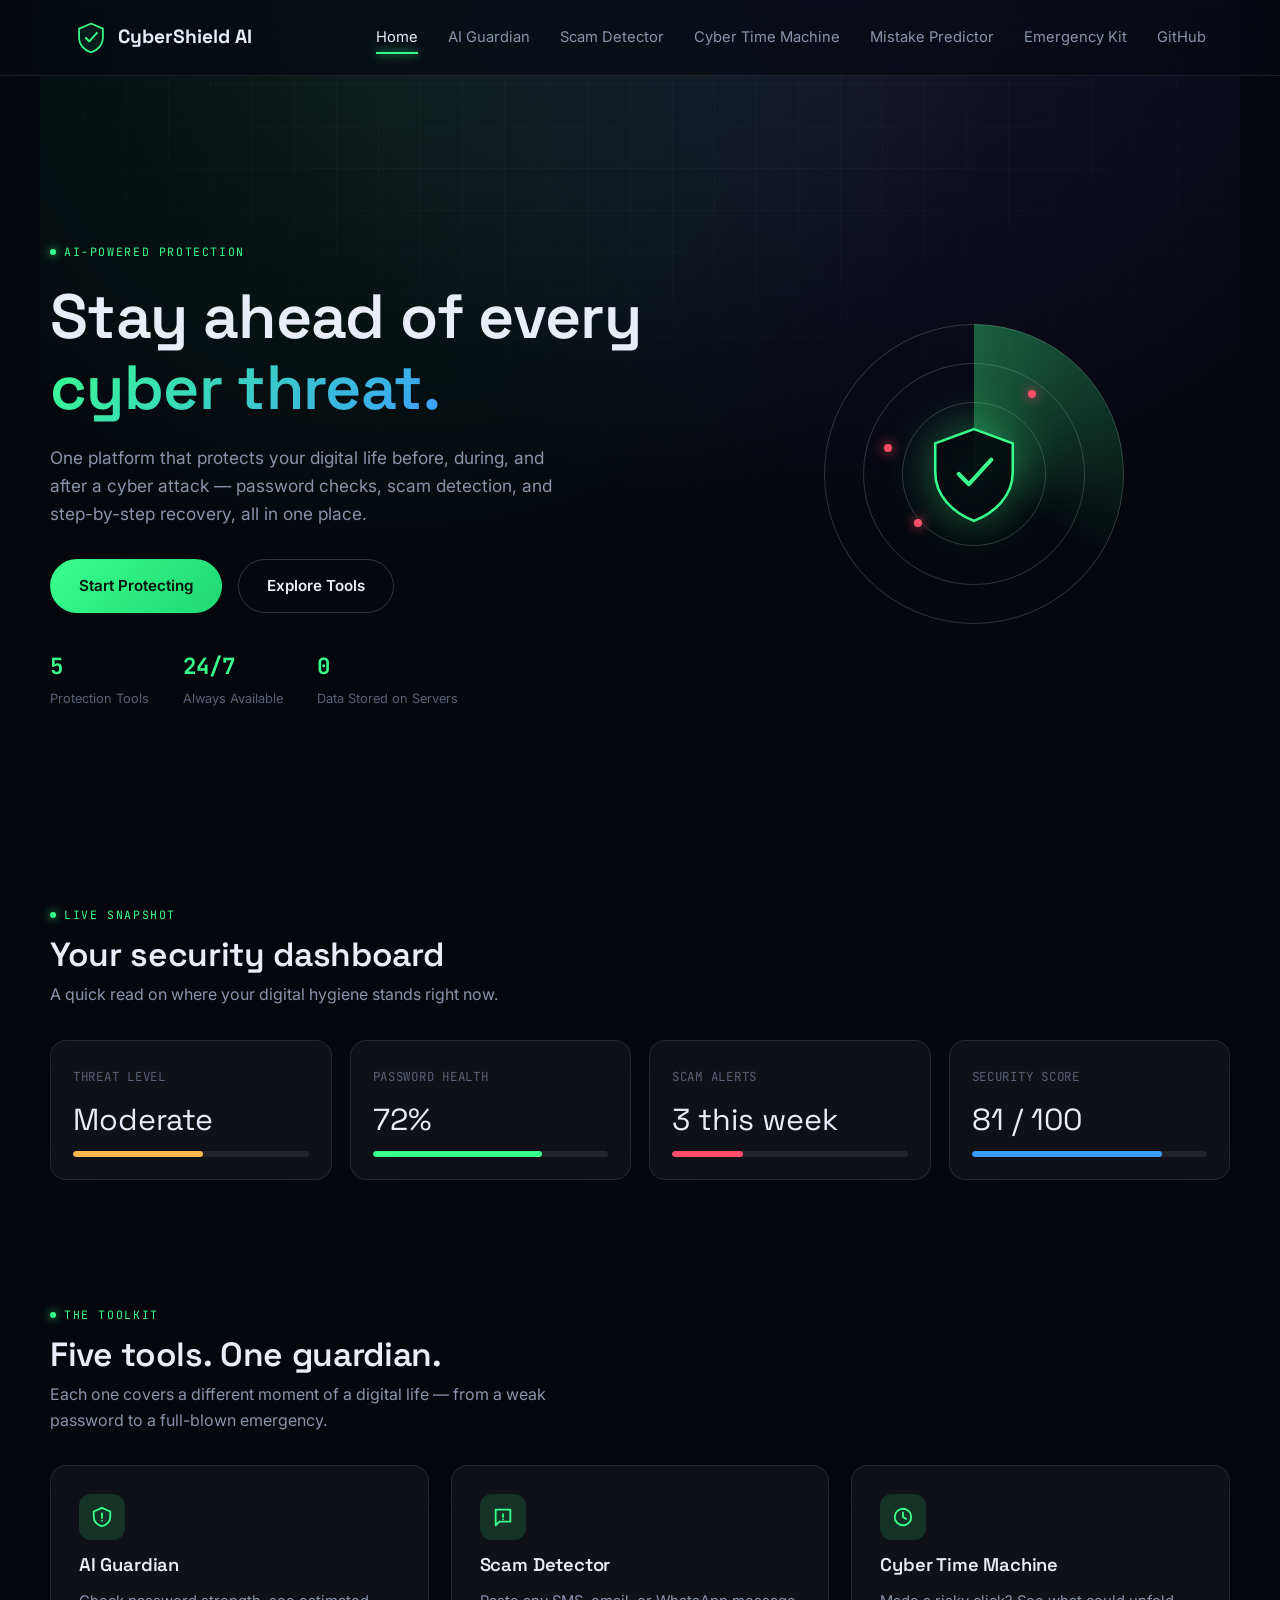
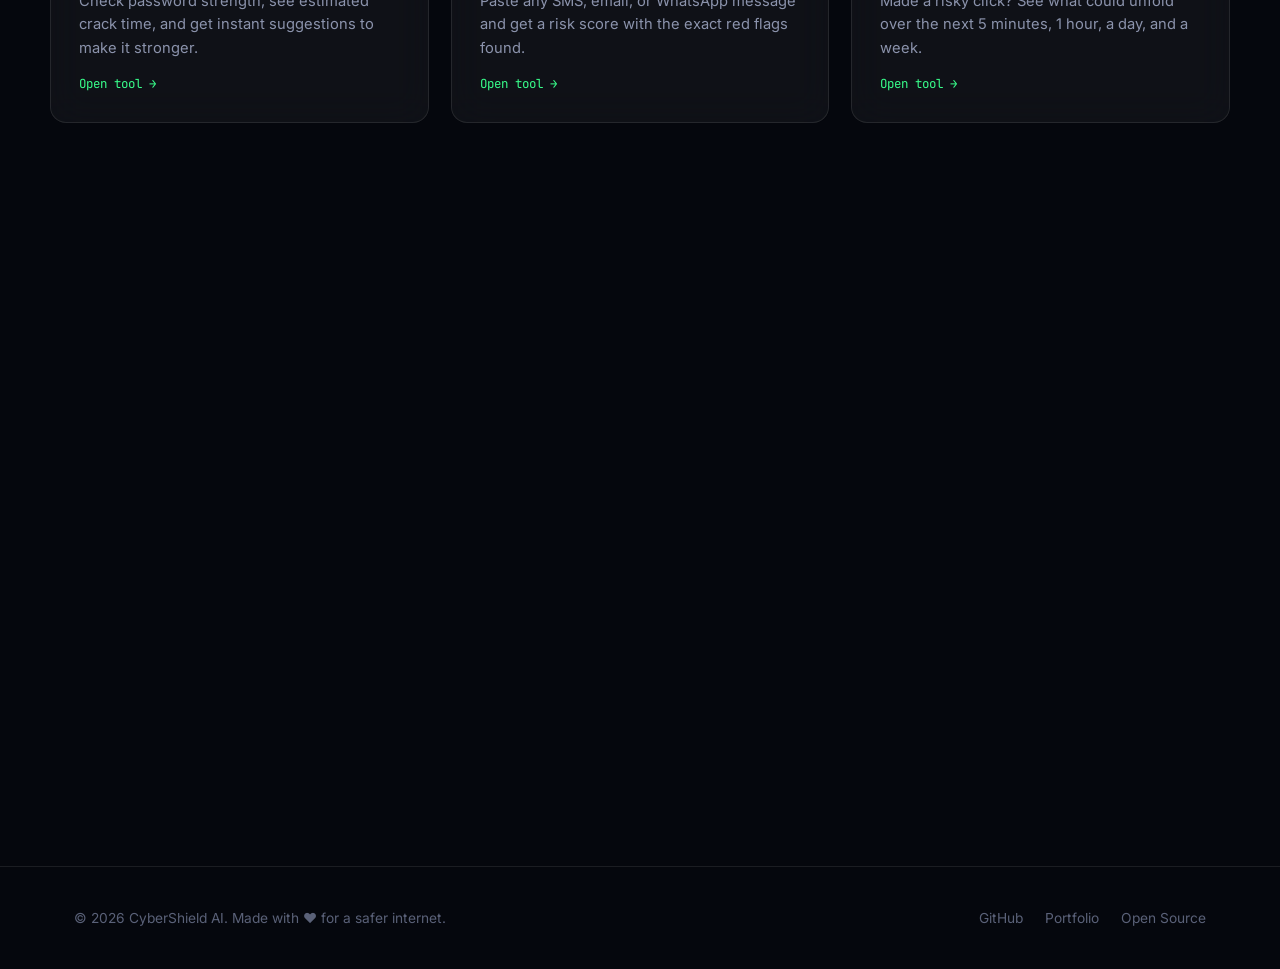
<file: index.html>
<!DOCTYPE html>
<html lang="en">
<head>
<meta charset="UTF-8" />
<meta name="viewport" content="width=device-width, initial-scale=1.0" />
<title>CyberShield AI — Your Personal AI Cybersecurity Guardian</title>
<meta name="description" content="CyberShield AI protects your digital life before, during, and after a cyber attack — password checks, scam detection, and emergency recovery, all in one place." />
<link rel="preconnect" href="https://fonts.googleapis.com">
<link href="https://fonts.googleapis.com/css2?family=Space+Grotesk:wght@500;600;700&family=Inter:wght@400;500;600&family=JetBrains+Mono:wght@400;500;700&display=swap" rel="stylesheet">
<link rel="stylesheet" href="style.css" />
</head>
<body>

<!-- ============================ NAV ============================ -->
<nav class="navbar">
  <div class="container">
    <a href="index.html" class="brand">
      <svg class="brand-mark" viewBox="0 0 40 40" fill="none" xmlns="http://www.w3.org/2000/svg">
        <path d="M20 3 L34 9 V19 C34 28 28 34.5 20 37 C12 34.5 6 28 6 19 V9 L20 3Z" stroke="#39ff8c" stroke-width="2" fill="rgba(57,255,140,0.08)"/>
        <path d="M14 20 L18 24 L27 14" stroke="#39ff8c" stroke-width="2.4" stroke-linecap="round" stroke-linejoin="round"/>
      </svg>
      CyberShield AI
    </a>
    <ul class="nav-links">
      <li><a href="index.html" class="active">Home</a></li>
      <li><a href="pages/ai-guardian.html">AI Guardian</a></li>
      <li><a href="pages/scam-detector.html">Scam Detector</a></li>
      <li><a href="pages/cyber-time-machine.html">Cyber Time Machine</a></li>
      <li><a href="pages/digital-mistake-predictor.html">Mistake Predictor</a></li>
      <li><a href="pages/emergency-kit.html">Emergency Kit</a></li>
      <li><a href="https://github.com" target="_blank" rel="noopener noreferrer">GitHub</a></li>
    </ul>
    <button class="nav-toggle" aria-label="Toggle menu" aria-expanded="false">☰</button>
  </div>
</nav>

<!-- ============================ HERO ============================ -->
<header class="hero container">
  <div class="hero-copy">
    <span class="eyebrow">AI-Powered Protection</span>
    <h1>Stay ahead of every<br><span class="highlight">cyber threat.</span></h1>
    <p>One platform that protects your digital life before, during, and after a cyber attack — password checks, scam detection, and step-by-step recovery, all in one place.</p>
    <div class="hero-actions">
      <a href="pages/ai-guardian.html" class="btn btn-primary">Start Protecting</a>
      <a href="#tools" class="btn btn-ghost">Explore Tools</a>
    </div>
    <div class="hero-stats">
      <div class="stat"><b>5</b><span>Protection Tools</span></div>
      <div class="stat"><b>24/7</b><span>Always Available</span></div>
      <div class="stat"><b>0</b><span>Data Stored on Servers</span></div>
    </div>
  </div>

  <div class="hero-visual" aria-hidden="true">
    <div class="radar-ring r1"></div>
    <div class="radar-ring r2"></div>
    <div class="radar-ring r3"></div>
    <div class="radar-sweep"></div>
    <div class="hero-blip" style="top: 22%; left: 68%;"></div>
    <div class="hero-blip" style="top: 65%; left: 30%; animation-delay: 1.1s;"></div>
    <div class="hero-blip" style="top: 40%; left: 20%; animation-delay: 0.6s;"></div>
    <svg class="hero-shield" viewBox="0 0 100 100" fill="none" xmlns="http://www.w3.org/2000/svg">
      <path d="M50 6 L88 20 V48 C88 72 70 88 50 96 C30 88 12 72 12 48 V20 L50 6Z" stroke="#39ff8c" stroke-width="2.5" fill="rgba(5,7,13,0.9)"/>
      <path d="M35 50 L45 60 L67 36" stroke="#39ff8c" stroke-width="4" stroke-linecap="round" stroke-linejoin="round"/>
    </svg>
  </div>
</header>

<!-- ============================ DASHBOARD ============================ -->
<section class="section container">
  <div class="section-head reveal">
    <span class="eyebrow">Live Snapshot</span>
    <h2>Your security dashboard</h2>
    <p>A quick read on where your digital hygiene stands right now.</p>
  </div>

  <div class="dash-grid" data-dashboard>
    <div class="card dash-card reveal">
      <span class="dash-label">Threat Level</span>
      <div class="dash-value" data-value="threatLevel">—</div>
      <div class="dash-bar"><span data-bar="threatLevel" style="width:0%"></span></div>
    </div>
    <div class="card dash-card reveal">
      <span class="dash-label">Password Health</span>
      <div class="dash-value" data-value="passwordHealth">—</div>
      <div class="dash-bar"><span data-bar="passwordHealth" style="width:0%"></span></div>
    </div>
    <div class="card dash-card reveal">
      <span class="dash-label">Scam Alerts</span>
      <div class="dash-value" data-value="scamAlerts">—</div>
      <div class="dash-bar"><span data-bar="scamAlerts" style="width:0%"></span></div>
    </div>
    <div class="card dash-card reveal">
      <span class="dash-label">Security Score</span>
      <div class="dash-value" data-value="securityScore">—</div>
      <div class="dash-bar"><span data-bar="securityScore" style="width:0%"></span></div>
    </div>
  </div>
</section>

<!-- ============================ TOOLS ============================ -->
<section class="section container" id="tools">
  <div class="section-head reveal">
    <span class="eyebrow">The Toolkit</span>
    <h2>Five tools. One guardian.</h2>
    <p>Each one covers a different moment of a digital life — from a weak password to a full-blown emergency.</p>
  </div>

  <div class="tool-grid">
    <a href="pages/ai-guardian.html" class="card tool-card reveal">
      <div class="tool-icon">
        <svg width="22" height="22" viewBox="0 0 24 24" fill="none"><path d="M12 2 L21 6 V12 C21 17 17 21 12 22 C7 21 3 17 3 12 V6 L12 2Z" stroke="currentColor" stroke-width="2"/><path d="M12 8V13" stroke="currentColor" stroke-width="2" stroke-linecap="round"/><circle cx="12" cy="16" r="1" fill="currentColor"/></svg>
      </div>
      <h3>AI Guardian</h3>
      <p>Check password strength, see estimated crack time, and get instant suggestions to make it stronger.</p>
      <span class="tool-link">Open tool →</span>
    </a>

    <a href="pages/scam-detector.html" class="card tool-card reveal">
      <div class="tool-icon">
        <svg width="22" height="22" viewBox="0 0 24 24" fill="none"><path d="M4 4H20V17H8L4 21V4Z" stroke="currentColor" stroke-width="2" stroke-linejoin="round"/><path d="M12 9V12" stroke="currentColor" stroke-width="2" stroke-linecap="round"/><circle cx="12" cy="14.5" r="1" fill="currentColor"/></svg>
      </div>
      <h3>Scam Detector</h3>
      <p>Paste any SMS, email, or WhatsApp message and get a risk score with the exact red flags found.</p>
      <span class="tool-link">Open tool →</span>
    </a>

    <a href="pages/cyber-time-machine.html" class="card tool-card reveal">
      <div class="tool-icon">
        <svg width="22" height="22" viewBox="0 0 24 24" fill="none"><circle cx="12" cy="12" r="9" stroke="currentColor" stroke-width="2"/><path d="M12 7V12L15.5 14" stroke="currentColor" stroke-width="2" stroke-linecap="round"/></svg>
      </div>
      <h3>Cyber Time Machine</h3>
      <p>Made a risky click? See what could unfold over the next 5 minutes, 1 hour, a day, and a week.</p>
      <span class="tool-link">Open tool →</span>
    </a>

    <a href="pages/digital-mistake-predictor.html" class="card tool-card reveal">
      <div class="tool-icon">
        <svg width="22" height="22" viewBox="0 0 24 24" fill="none"><path d="M13 2 L4 14H11L10 22L20 9H13L13 2Z" stroke="currentColor" stroke-width="2" stroke-linejoin="round"/></svg>
      </div>
      <h3>Mistake Predictor</h3>
      <p>Tell it what you're about to do online, and it predicts the risk before you regret it.</p>
      <span class="tool-link">Open tool →</span>
    </a>

    <a href="pages/emergency-kit.html" class="card tool-card reveal">
      <div class="tool-icon">
        <svg width="22" height="22" viewBox="0 0 24 24" fill="none"><path d="M12 2L4 6V12C4 17 7.5 20.7 12 22C16.5 20.7 20 17 20 12V6L12 2Z" stroke="currentColor" stroke-width="2"/><path d="M9 12H15M12 9V15" stroke="currentColor" stroke-width="2" stroke-linecap="round"/></svg>
      </div>
      <h3>Emergency Kit</h3>
      <p>Already hacked? Get an immediate, step-by-step recovery plan and the contacts you need right now.</p>
      <span class="tool-link">Open tool →</span>
    </a>

    <div class="card tool-card reveal">
      <div class="tool-icon" style="background: var(--violet-dim); color: var(--violet);">
        <svg width="22" height="22" viewBox="0 0 24 24" fill="none"><path d="M12 2V6M12 18V22M4.9 4.9L7.8 7.8M16.2 16.2L19.1 19.1M2 12H6M18 12H22M4.9 19.1L7.8 16.2M16.2 7.8L19.1 4.9" stroke="currentColor" stroke-width="2" stroke-linecap="round"/></svg>
      </div>
      <h3>More on the way</h3>
      <p>CyberShield AI is actively growing — a live threat map and voice guardian are next on the roadmap.</p>
      <span class="tool-link" style="color: var(--violet);">Coming soon</span>
    </div>
  </div>
</section>

<!-- ============================ WIDGETS ============================ -->
<section class="section container">
  <div class="widget-grid">
    <div class="card widget-card reveal">
      <span class="widget-label">Random Cyber Tip</span>
      <p data-cyber-tip>Loading tip…</p>
      <button class="btn btn-ghost btn-sm mt-24" data-tip-refresh>Show another tip</button>
    </div>
    <div class="card widget-card reveal">
      <span class="widget-label">Today's Security Challenge</span>
      <p data-challenge>Loading challenge…</p>
    </div>
    <div class="card widget-card reveal">
      <span class="widget-label">Latest Cyber News</span>
      <ul data-news-list style="display:flex; flex-direction:column; gap:4px;">
        <li class="text-dim">Loading headlines…</li>
      </ul>
    </div>
  </div>
</section>

<!-- ============================ FOOTER ============================ -->
<footer>
  <div class="container">
    <span>© <span data-year></span> CyberShield AI. Made with ❤️ for a safer internet.</span>
    <div class="footer-links">
      <a href="https://github.com" target="_blank" rel="noopener noreferrer">GitHub</a>
      <a href="#" >Portfolio</a>
      <a href="README.md">Open Source</a>
    </div>
  </div>
</footer>

<script src="script.js"></script>
</body>
</html>
</file>
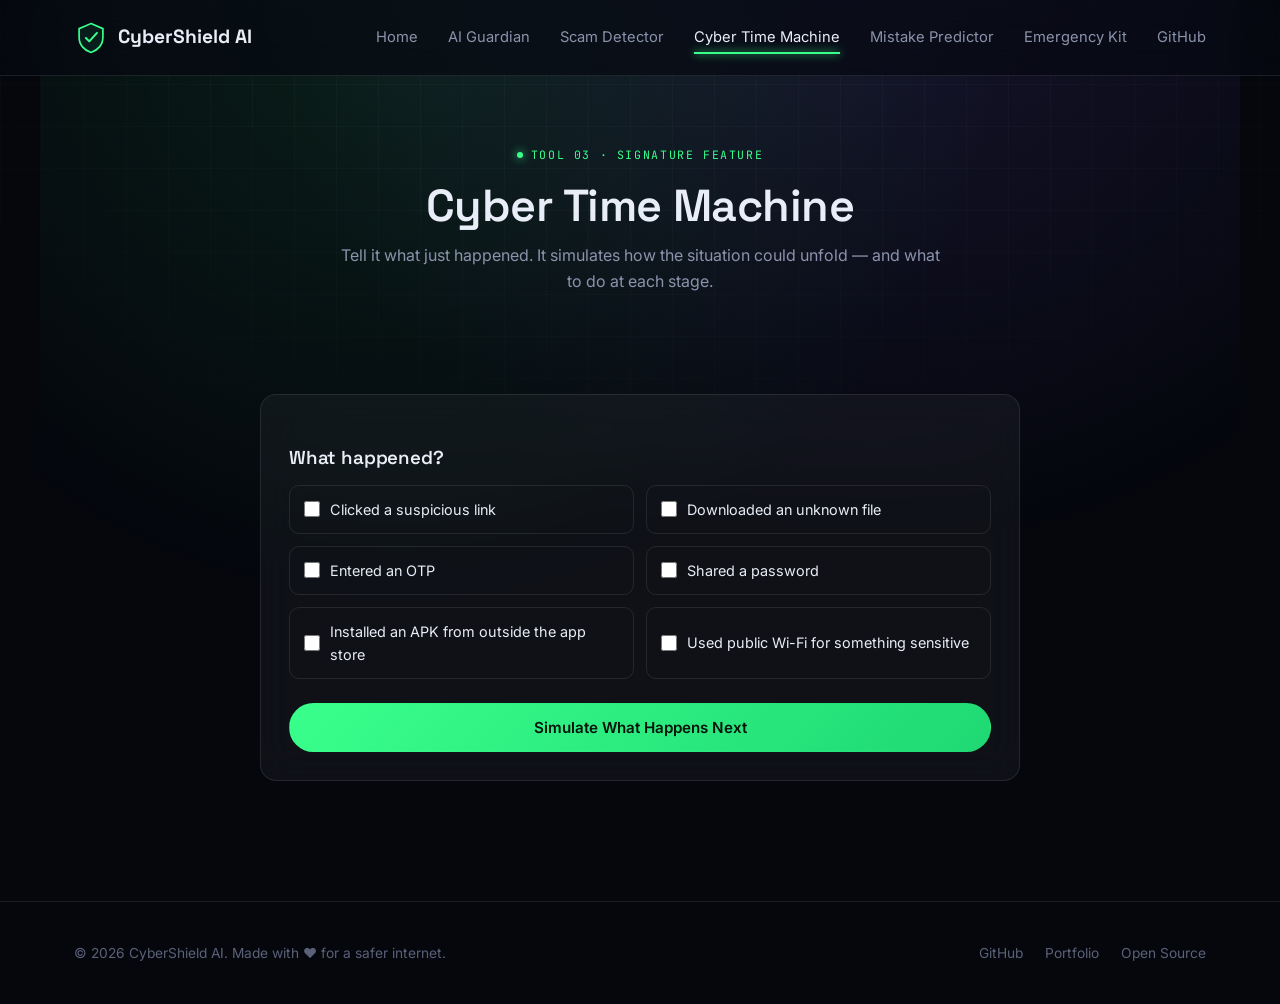
<file: pages/cyber-time-machine.html>
<!DOCTYPE html>
<html lang="en">
<head>
<meta charset="UTF-8" />
<meta name="viewport" content="width=device-width, initial-scale=1.0" />
<title>Cyber Time Machine — See What Happens Next | CyberShield AI</title>
<meta name="description" content="Tell CyberShield AI what you clicked, shared, or installed, and see a simulated timeline of what could happen over the next week." />
<link rel="preconnect" href="https://fonts.googleapis.com">
<link href="https://fonts.googleapis.com/css2?family=Space+Grotesk:wght@500;600;700&family=Inter:wght@400;500;600&family=JetBrains+Mono:wght@400;500;700&display=swap" rel="stylesheet">
<link rel="stylesheet" href="../style.css" />
</head>
<body>

<nav class="navbar">
  <div class="container">
    <a href="../index.html" class="brand">
      <svg class="brand-mark" viewBox="0 0 40 40" fill="none" xmlns="http://www.w3.org/2000/svg">
        <path d="M20 3 L34 9 V19 C34 28 28 34.5 20 37 C12 34.5 6 28 6 19 V9 L20 3Z" stroke="#39ff8c" stroke-width="2" fill="rgba(57,255,140,0.08)"/>
        <path d="M14 20 L18 24 L27 14" stroke="#39ff8c" stroke-width="2.4" stroke-linecap="round" stroke-linejoin="round"/>
      </svg>
      CyberShield AI
    </a>
    <ul class="nav-links">
      <li><a href="../index.html">Home</a></li>
      <li><a href="ai-guardian.html">AI Guardian</a></li>
      <li><a href="scam-detector.html">Scam Detector</a></li>
      <li><a href="cyber-time-machine.html" class="active">Cyber Time Machine</a></li>
      <li><a href="digital-mistake-predictor.html">Mistake Predictor</a></li>
      <li><a href="emergency-kit.html">Emergency Kit</a></li>
      <li><a href="https://github.com" target="_blank" rel="noopener noreferrer">GitHub</a></li>
    </ul>
    <button class="nav-toggle" aria-label="Toggle menu" aria-expanded="false">☰</button>
  </div>
</nav>

<header class="page-header container">
  <span class="eyebrow">Tool 03 · Signature Feature</span>
  <h1>Cyber Time Machine</h1>
  <p>Tell it what just happened. It simulates how the situation could unfold — and what to do at each stage.</p>
</header>

<section class="section container" style="max-width: 760px; margin: 0 auto;">
  <div class="card">
    <h3 class="mt-24" style="margin-bottom: 16px;">What happened?</h3>
    <div class="checkbox-list" id="event-list">
      <label class="check-item"><input type="checkbox" value="link" /> Clicked a suspicious link</label>
      <label class="check-item"><input type="checkbox" value="file" /> Downloaded an unknown file</label>
      <label class="check-item"><input type="checkbox" value="otp" /> Entered an OTP</label>
      <label class="check-item"><input type="checkbox" value="password" /> Shared a password</label>
      <label class="check-item"><input type="checkbox" value="apk" /> Installed an APK from outside the app store</label>
      <label class="check-item"><input type="checkbox" value="wifi" /> Used public Wi-Fi for something sensitive</label>
    </div>
    <button class="btn btn-primary btn-block mt-24" id="simulate-btn">Simulate What Happens Next</button>
  </div>

  <div id="timeline-wrap" style="display:none;">
    <div class="card mt-40">
      <h3>Simulated timeline</h3>
      <div class="timeline" id="timeline"></div>
    </div>
  </div>
</section>

<footer>
  <div class="container">
    <span>© <span data-year></span> CyberShield AI. Made with ❤️ for a safer internet.</span>
    <div class="footer-links">
      <a href="https://github.com" target="_blank" rel="noopener noreferrer">GitHub</a>
      <a href="#">Portfolio</a>
      <a href="../README.md">Open Source</a>
    </div>
  </div>
</footer>

<script src="../script.js"></script>
<script>
  /*
   * Each selected event contributes possible consequences at each
   * time horizon. We merge and de-duplicate across all selected
   * events, then render as an animated timeline.
   */

  const EVENT_DATA = {
    link: {
      "5 minutes": "The link may have already logged your device details, IP address, or opened a fake login page designed to steal credentials.",
      "1 hour": "If it was a phishing page and you entered anything, that data may already be in a scammer's hands or an automated script.",
      "24 hours": "Expect possible follow-up messages pretending to be your bank, or unusual login alerts on accounts that share the same password.",
      "7 days": "If no credentials were entered, risk drops sharply. If they were, expect potential unauthorized transactions or account takeovers by this point.",
    },
    file: {
      "5 minutes": "The file may already be running in the background if it contained malware — some malicious files execute silently.",
      "1 hour": "Malware could begin scanning your device for saved passwords, photos, or contacts to exfiltrate.",
      "24 hours": "You might notice battery drain, pop-ups, or unfamiliar apps — signs of infection worth acting on immediately.",
      "7 days": "Without cleanup, malware can spread to other devices on the same network or be used for further attacks in your name.",
    },
    otp: {
      "5 minutes": "Whoever received the OTP may have already completed a login, password reset, or transaction using it.",
      "1 hour": "Check bank and email accounts for any activity you didn't initiate — the earlier this is caught, the easier it is to reverse.",
      "24 hours": "Unauthorized transactions, if any occurred, are usually visible in statements by now — report immediately if found.",
      "7 days": "Banks generally investigate fraud claims filed quickly; delays past a week make recovery harder in many cases.",
    },
    password: {
      "5 minutes": "Anyone with the password can log in immediately if they also have your username or email.",
      "1 hour": "Watch for account-recovery emails or login notifications you didn't request.",
      "24 hours": "If the password is reused elsewhere, other accounts using it are now at risk too.",
      "7 days": "Un-changed shared passwords remain a standing risk indefinitely — this window doesn't close on its own.",
    },
    apk: {
      "5 minutes": "Sideloaded APKs can request broad permissions instantly — camera, SMS, contacts, and accessibility access.",
      "1 hour": "Malicious APKs often begin reading OTP SMS messages to bypass two-factor authentication on banking apps.",
      "24 hours": "Unusual permission pop-ups, background data usage, or new admin-level app access are common warning signs.",
      "7 days": "Devices with lingering malicious APKs are frequently used for further fraud, including on the owner's own contacts.",
    },
    wifi: {
      "5 minutes": "On an unsecured network, traffic to non-HTTPS sites can potentially be intercepted in real time.",
      "1 hour": "Session cookies for sites visited over that network could be captured, letting someone impersonate your logged-in session.",
      "24 hours": "If anything sensitive was accessed, it's worth changing that password from a trusted, secure network.",
      "7 days": "Risk is largely tied to that single session — the main lasting concern is any credentials that were reused elsewhere.",
    },
  };

  const RECOVERY_STEPS = {
    link: "Run a security scan, and change the password for any account whose login page you saw.",
    file: "Disconnect from the internet, run a full antivirus scan, and delete the file without opening it again.",
    otp: "Immediately check the linked account's recent activity and contact the bank or service if anything looks unfamiliar.",
    password: "Change that password everywhere it was reused, starting with email and banking.",
    apk: "Uninstall the APK, run a security scan, and revoke any unfamiliar app permissions in your phone's settings.",
    wifi: "Avoid that network for sensitive logins going forward, and change passwords for anything accessed while connected.",
  };

  const HORIZONS = ["5 minutes", "1 hour", "24 hours", "7 days"];

  const eventList = document.getElementById("event-list");
  const simulateBtn = document.getElementById("simulate-btn");
  const timelineWrap = document.getElementById("timeline-wrap");
  const timelineEl = document.getElementById("timeline");

  eventList.querySelectorAll(".check-item").forEach((label) => {
    const input = label.querySelector("input");
    input.addEventListener("change", () => label.classList.toggle("checked", input.checked));
  });

  simulateBtn.addEventListener("click", () => {
    const selected = [...eventList.querySelectorAll("input:checked")].map((i) => i.value);

    if (!selected.length) {
      timelineWrap.style.display = "none";
      return;
    }

    timelineEl.innerHTML = "";

    HORIZONS.forEach((horizon, i) => {
      const messages = selected
        .map((key) => EVENT_DATA[key]?.[horizon])
        .filter(Boolean);

      const item = document.createElement("div");
      item.className = "timeline-item";
      item.style.animationDelay = `${i * 0.15}s`;
      item.innerHTML = `
        <div class="t-when">${horizon}</div>
        <h4>${horizon === "7 days" ? "One week later" : "What could happen"}</h4>
        <p>${messages.join(" ")}</p>
      `;
      timelineEl.appendChild(item);
    });

    const recovery = document.createElement("div");
    recovery.className = "timeline-item";
    recovery.style.animationDelay = `${HORIZONS.length * 0.15}s`;
    recovery.innerHTML = `
      <div class="t-when" style="color: var(--violet);">Recovery Plan</div>
      <h4>What to do right now</h4>
      <ul style="color: var(--text-dim); font-size:0.92rem; padding-left: 18px; display:flex; flex-direction:column; gap:6px;">
        ${selected.map((key) => `<li>${RECOVERY_STEPS[key]}</li>`).join("")}
      </ul>
    `;
    timelineEl.appendChild(recovery);

    timelineWrap.style.display = "block";
    timelineWrap.scrollIntoView({ behavior: "smooth", block: "start" });
  });
</script>
</body>
</html>
</file>
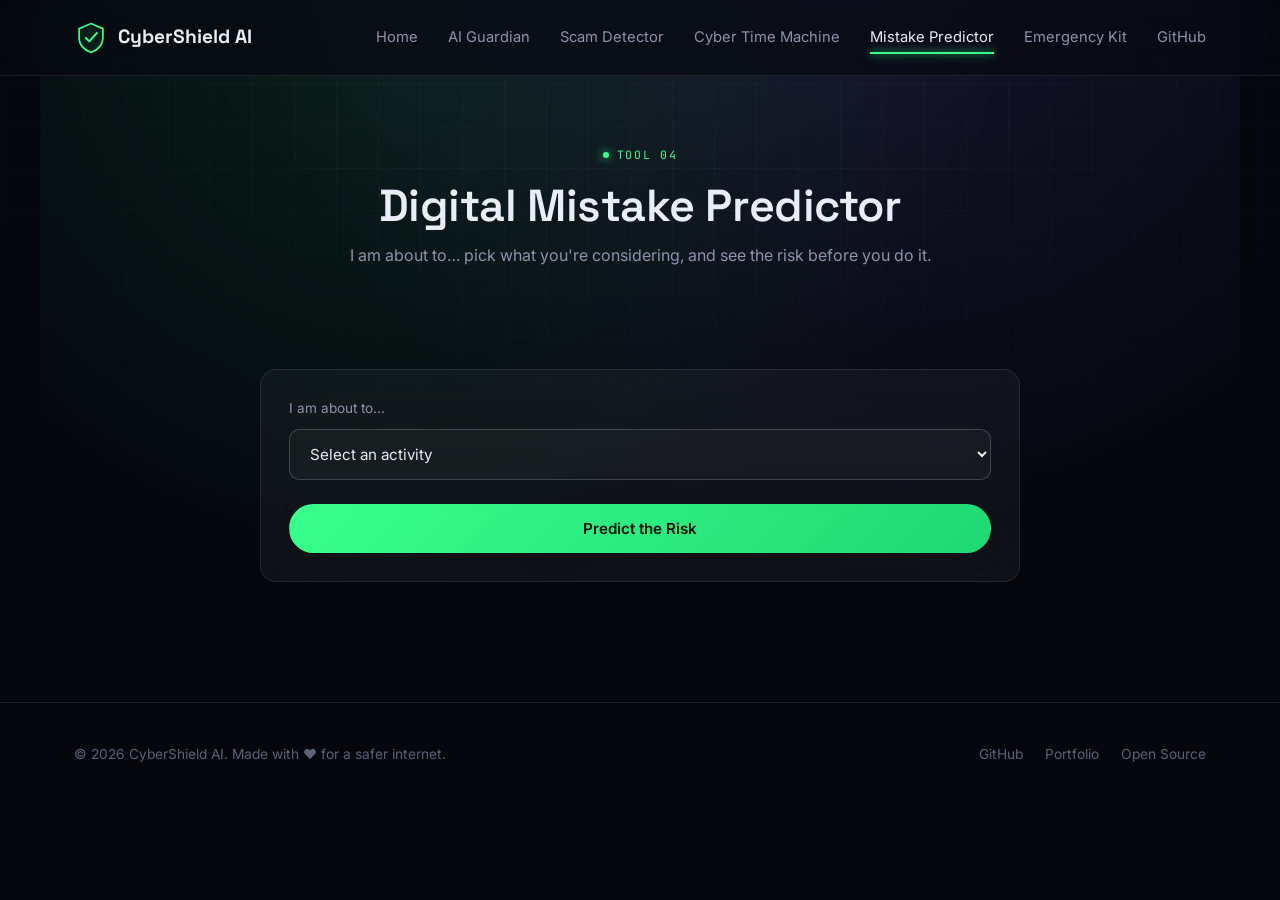
<file: pages/digital-mistake-predictor.html>
<!DOCTYPE html>
<html lang="en">
<head>
<meta charset="UTF-8" />
<meta name="viewport" content="width=device-width, initial-scale=1.0" />
<title>Digital Mistake Predictor | CyberShield AI</title>
<meta name="description" content="Tell CyberShield AI what you're about to do online, and get a risk score, likely attack scenario, and a safer alternative — before you regret it." />
<link rel="preconnect" href="https://fonts.googleapis.com">
<link href="https://fonts.googleapis.com/css2?family=Space+Grotesk:wght@500;600;700&family=Inter:wght@400;500;600&family=JetBrains+Mono:wght@400;500;700&display=swap" rel="stylesheet">
<link rel="stylesheet" href="../style.css" />
</head>
<body>

<nav class="navbar">
  <div class="container">
    <a href="../index.html" class="brand">
      <svg class="brand-mark" viewBox="0 0 40 40" fill="none" xmlns="http://www.w3.org/2000/svg">
        <path d="M20 3 L34 9 V19 C34 28 28 34.5 20 37 C12 34.5 6 28 6 19 V9 L20 3Z" stroke="#39ff8c" stroke-width="2" fill="rgba(57,255,140,0.08)"/>
        <path d="M14 20 L18 24 L27 14" stroke="#39ff8c" stroke-width="2.4" stroke-linecap="round" stroke-linejoin="round"/>
      </svg>
      CyberShield AI
    </a>
    <ul class="nav-links">
      <li><a href="../index.html">Home</a></li>
      <li><a href="ai-guardian.html">AI Guardian</a></li>
      <li><a href="scam-detector.html">Scam Detector</a></li>
      <li><a href="cyber-time-machine.html">Cyber Time Machine</a></li>
      <li><a href="digital-mistake-predictor.html" class="active">Mistake Predictor</a></li>
      <li><a href="emergency-kit.html">Emergency Kit</a></li>
      <li><a href="https://github.com" target="_blank" rel="noopener noreferrer">GitHub</a></li>
    </ul>
    <button class="nav-toggle" aria-label="Toggle menu" aria-expanded="false">☰</button>
  </div>
</nav>

<header class="page-header container">
  <span class="eyebrow">Tool 04</span>
  <h1>Digital Mistake Predictor</h1>
  <p>I am about to&hellip; pick what you're considering, and see the risk before you do it.</p>
</header>

<section class="section container" style="max-width: 760px; margin: 0 auto;">
  <div class="card">
    <label for="action-select" style="display:block; font-size:0.85rem; color:var(--text-dim); margin-bottom:10px;">I am about to...</label>
    <select id="action-select">
      <option value="">Select an activity</option>
      <option value="cracked">Install cracked / pirated software</option>
      <option value="qr">Scan a random QR code</option>
      <option value="wifi">Connect to public Wi-Fi</option>
      <option value="apk">Download an APK from a link</option>
      <option value="attachment">Open an unknown email attachment</option>
      <option value="reuse">Reuse a password across sites</option>
      <option value="birthday">Use my birthday as a password</option>
    </select>
    <button class="btn btn-primary btn-block mt-24" id="predict-btn">Predict the Risk</button>

    <div class="result-panel" id="result-panel">
      <div class="mt-40">
        <span class="risk-badge" id="risk-badge">—</span>
        <div class="risk-percent" id="risk-percent">0%</div>
      </div>

      <div class="grid-2 mt-24">
        <div>
          <h4 style="margin-bottom:8px;">Likely attack</h4>
          <p class="text-dim" id="attack-text">—</p>
        </div>
        <div>
          <h4 style="margin-bottom:8px;">Safer alternative</h4>
          <p class="text-dim" id="alt-text">—</p>
        </div>
      </div>

      <h4 class="mt-24" style="margin-bottom: 10px;">Prevention checklist</h4>
      <ul class="suggestion-list" id="prevention-list"></ul>
    </div>
  </div>
</section>

<footer>
  <div class="container">
    <span>© <span data-year></span> CyberShield AI. Made with ❤️ for a safer internet.</span>
    <div class="footer-links">
      <a href="https://github.com" target="_blank" rel="noopener noreferrer">GitHub</a>
      <a href="#">Portfolio</a>
      <a href="../README.md">Open Source</a>
    </div>
  </div>
</footer>

<script src="../script.js"></script>
<script>
  const PREDICTIONS = {
    cracked: {
      risk: 82,
      attack: "Cracked software is one of the most common ways malware and spyware get installed, often bundled silently with the \"crack\" itself.",
      alt: "Use free, legitimate alternatives (like LibreOffice instead of pirated MS Office) or wait for a legitimate discount or trial.",
      prevention: ["Only install software from official sites or verified app stores.", "Check reviews and file hashes before running any installer.", "Keep antivirus active and updated."],
    },
    qr: {
      risk: 58,
      attack: "\"Quishing\" — a malicious QR code can silently redirect to a phishing page or trigger an unwanted app install/payment.",
      alt: "Use your phone's camera preview to check the URL before opening it, or ask the source directly for a plain link.",
      prevention: ["Preview the link before tapping through.", "Avoid QR codes from unattended public posters or stickers.", "Use a QR scanner app that shows the destination URL first."],
    },
    wifi: {
      risk: 45,
      attack: "On an open network, traffic can potentially be intercepted, and fake look-alike hotspots can capture your login sessions.",
      alt: "Use your mobile data or a trusted personal hotspot for anything involving accounts or payments.",
      prevention: ["Confirm the exact network name with staff before connecting.", "Use a VPN if you must use public Wi-Fi for sensitive tasks.", "Avoid logging into banking or email on open networks."],
    },
    apk: {
      risk: 76,
      attack: "APKs from outside the Play Store commonly request excessive permissions and are a leading vector for SMS/OTP-stealing malware.",
      alt: "Search for the same app on the official Google Play Store or Apple App Store instead.",
      prevention: ["Never enable \"install from unknown sources\" for a link you weren't expecting.", "Check the developer name and review count before installing anything.", "Review app permissions immediately after installing."],
    },
    attachment: {
      risk: 68,
      attack: "Unknown attachments are a classic delivery method for malware, especially disguised as invoices, resumes, or shipment notices.",
      alt: "Ask the sender to confirm they sent it through a separate channel, or open it in a sandboxed viewer like Google's preview instead of downloading.",
      prevention: ["Never open .exe, .scr, or macro-enabled files from unknown senders.", "Hover over the sender address to confirm it matches who it claims to be.", "Scan attachments with antivirus before opening."],
    },
    reuse: {
      risk: 63,
      attack: "If any one site suffers a breach, the same password can be used to take over every other account it's reused on — a technique called credential stuffing.",
      alt: "Use a password manager to generate and store a unique password for every account.",
      prevention: ["Change reused passwords one account at a time, starting with email and banking.", "Turn on two-factor authentication as a backup layer.", "Check haveibeenpwned.com to see if a password has already leaked."],
    },
    birthday: {
      risk: 71,
      attack: "Birthday-based passwords are among the first patterns automated cracking tools and guessers try, especially with public social media dates.",
      alt: "Use a random passphrase (three unrelated words plus a symbol) or a password manager's generator.",
      prevention: ["Avoid dates, names, or anything findable on your social media.", "Use at least 12 characters mixing case, numbers, and symbols.", "Store it in a password manager instead of memorizing a weak one."],
    },
  };

  const select = document.getElementById("action-select");
  const predictBtn = document.getElementById("predict-btn");
  const panel = document.getElementById("result-panel");
  const badge = document.getElementById("risk-badge");
  const percentEl = document.getElementById("risk-percent");
  const attackText = document.getElementById("attack-text");
  const altText = document.getElementById("alt-text");
  const preventionList = document.getElementById("prevention-list");

  predictBtn.addEventListener("click", () => {
    const key = select.value;
    if (!key) {
      select.focus();
      return;
    }

    const data = PREDICTIONS[key];
    const tier = data.risk >= 65 ? "danger" : data.risk >= 40 ? "caution" : "safe";

    badge.className = `risk-badge ${tier}`;
    badge.textContent = tier === "danger" ? "High Risk" : tier === "caution" ? "Moderate Risk" : "Low Risk";
    percentEl.textContent = `${data.risk}%`;
    percentEl.style.color = tier === "danger" ? "var(--danger)" : tier === "caution" ? "var(--warning)" : "var(--green)";
    attackText.textContent = data.attack;
    altText.textContent = data.alt;
    preventionList.innerHTML = data.prevention
      .map((p) => `<li><span style="color:var(--green);">✓</span> ${p}</li>`)
      .join("");

    panel.classList.add("visible");
  });
</script>
</body>
</html>
</file>
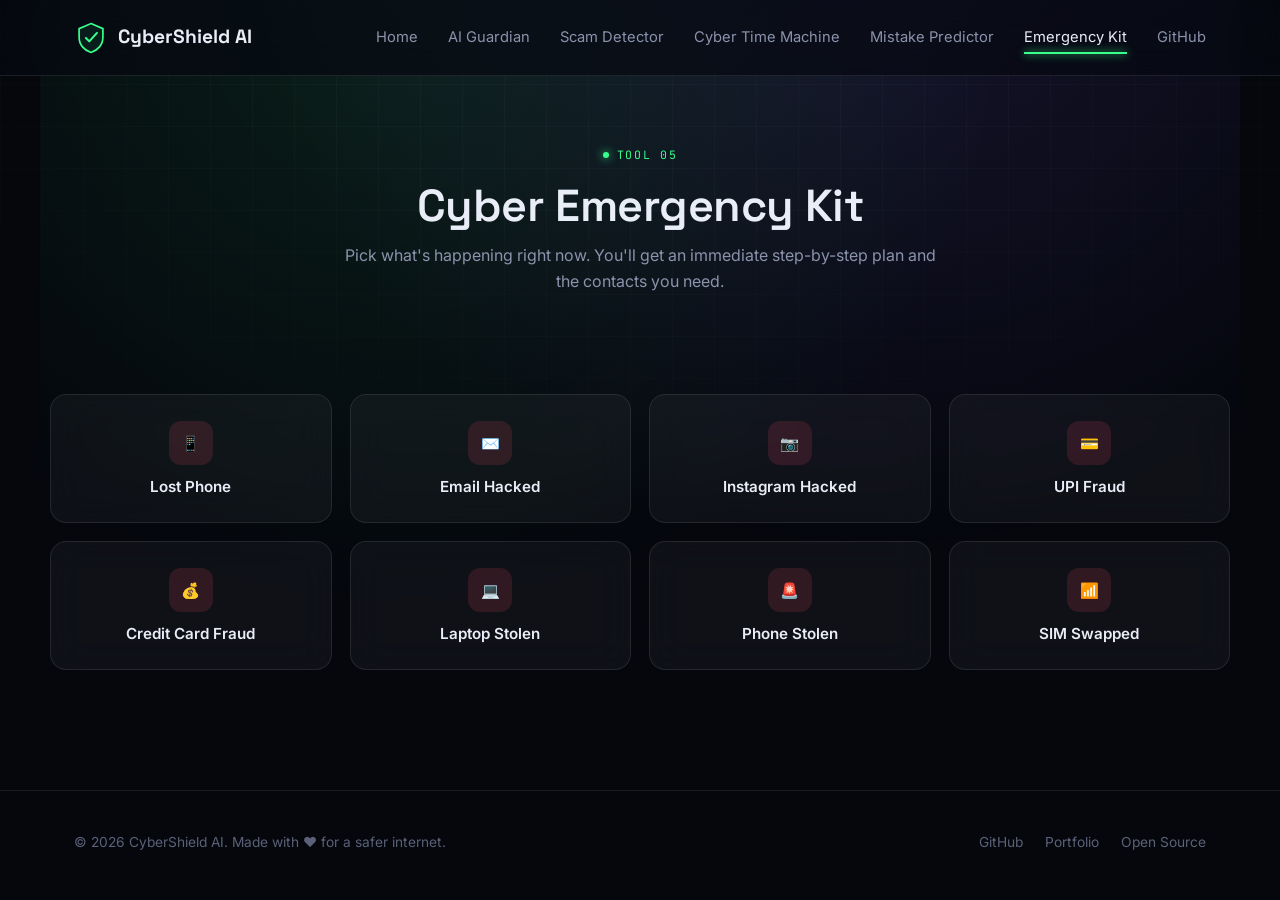
<file: pages/emergency-kit.html>
<!DOCTYPE html>
<html lang="en">
<head>
<meta charset="UTF-8" />
<meta name="viewport" content="width=device-width, initial-scale=1.0" />
<title>Cyber Emergency Kit — Step-by-Step Recovery | CyberShield AI</title>
<meta name="description" content="Already hacked or lost a device? Get an immediate step-by-step recovery plan and emergency contacts for common cyber incidents." />
<link rel="preconnect" href="https://fonts.googleapis.com">
<link href="https://fonts.googleapis.com/css2?family=Space+Grotesk:wght@500;600;700&family=Inter:wght@400;500;600&family=JetBrains+Mono:wght@400;500;700&display=swap" rel="stylesheet">
<link rel="stylesheet" href="../style.css" />
</head>
<body>

<nav class="navbar">
  <div class="container">
    <a href="../index.html" class="brand">
      <svg class="brand-mark" viewBox="0 0 40 40" fill="none" xmlns="http://www.w3.org/2000/svg">
        <path d="M20 3 L34 9 V19 C34 28 28 34.5 20 37 C12 34.5 6 28 6 19 V9 L20 3Z" stroke="#39ff8c" stroke-width="2" fill="rgba(57,255,140,0.08)"/>
        <path d="M14 20 L18 24 L27 14" stroke="#39ff8c" stroke-width="2.4" stroke-linecap="round" stroke-linejoin="round"/>
      </svg>
      CyberShield AI
    </a>
    <ul class="nav-links">
      <li><a href="../index.html">Home</a></li>
      <li><a href="ai-guardian.html">AI Guardian</a></li>
      <li><a href="scam-detector.html">Scam Detector</a></li>
      <li><a href="cyber-time-machine.html">Cyber Time Machine</a></li>
      <li><a href="digital-mistake-predictor.html">Mistake Predictor</a></li>
      <li><a href="emergency-kit.html" class="active">Emergency Kit</a></li>
      <li><a href="https://github.com" target="_blank" rel="noopener noreferrer">GitHub</a></li>
    </ul>
    <button class="nav-toggle" aria-label="Toggle menu" aria-expanded="false">☰</button>
  </div>
</nav>

<header class="page-header container">
  <span class="eyebrow">Tool 05</span>
  <h1>Cyber Emergency Kit</h1>
  <p>Pick what's happening right now. You'll get an immediate step-by-step plan and the contacts you need.</p>
</header>

<section class="section container">
  <div class="emergency-grid" id="emergency-grid">
    <button class="card emergency-btn" data-key="phone-lost"><span class="e-icon">📱</span>Lost Phone</button>
    <button class="card emergency-btn" data-key="email-hacked"><span class="e-icon">✉️</span>Email Hacked</button>
    <button class="card emergency-btn" data-key="instagram-hacked"><span class="e-icon">📷</span>Instagram Hacked</button>
    <button class="card emergency-btn" data-key="upi-fraud"><span class="e-icon">💳</span>UPI Fraud</button>
    <button class="card emergency-btn" data-key="card-fraud"><span class="e-icon">💰</span>Credit Card Fraud</button>
    <button class="card emergency-btn" data-key="laptop-stolen"><span class="e-icon">💻</span>Laptop Stolen</button>
    <button class="card emergency-btn" data-key="phone-stolen"><span class="e-icon">🚨</span>Phone Stolen</button>
    <button class="card emergency-btn" data-key="sim-swap"><span class="e-icon">📶</span>SIM Swapped</button>
  </div>

  <div class="card emergency-detail" id="emergency-detail">
    <h3 id="detail-title">—</h3>
    <ol class="step-list" id="detail-steps"></ol>
    <h4 class="mt-24" style="margin-bottom: 8px;">Emergency contacts</h4>
    <div class="contact-grid" id="detail-contacts"></div>
  </div>
</section>

<footer>
  <div class="container">
    <span>© <span data-year></span> CyberShield AI. Made with ❤️ for a safer internet.</span>
    <div class="footer-links">
      <a href="https://github.com" target="_blank" rel="noopener noreferrer">GitHub</a>
      <a href="#">Portfolio</a>
      <a href="../README.md">Open Source</a>
    </div>
  </div>
</footer>

<script src="../script.js"></script>
<script>
  const SCENARIOS = {
    "phone-lost": {
      title: "Lost Phone",
      steps: [
        "Try Google's Find My Device (Android) or Find My iPhone (iOS) to locate, lock, or wipe it remotely.",
        "Lock the device remotely and display a message with an alternate contact number.",
        "Change passwords for accounts that were logged in on the phone, starting with email.",
        "Contact your carrier to suspend the SIM temporarily so it can't be used for calls or OTPs.",
        "If it doesn't turn up within a reasonable time, file a police report using the phone's IMEI number.",
      ],
      contacts: [["Cyber Crime Helpline (India)", "1930"], ["Google Find My Device", "google.com/android/find"], ["Apple Find My", "icloud.com/find"]],
    },
    "email-hacked": {
      title: "Email Hacked",
      steps: [
        "Try resetting the password immediately using the account recovery flow.",
        "Check and remove any unfamiliar forwarding rules, recovery emails, or linked devices.",
        "Enable two-factor authentication as soon as you regain access.",
        "Review recent \"sent\" emails for anything sent without your knowledge, and warn contacts if needed.",
        "Change passwords for any other account that used this email for recovery.",
      ],
      contacts: [["Cyber Crime Helpline (India)", "1930"], ["Gmail Account Recovery", "g.co/recover"], ["Outlook Account Recovery", "account.live.com/acsr"]],
    },
    "instagram-hacked": {
      title: "Instagram Hacked",
      steps: [
        "Use Instagram's \"forgot password\" flow from the login screen to try to regain access.",
        "If the email/phone was changed by the attacker, use Instagram's dedicated hacked-account report form.",
        "Once back in, revoke sessions on unfamiliar devices from Settings → Security → Login Activity.",
        "Enable two-factor authentication immediately.",
        "Warn your followers if the account posted or messaged anything suspicious while compromised.",
      ],
      contacts: [["Cyber Crime Helpline (India)", "1930"], ["Instagram Hacked Account Form", "instagram.com/hacked"]],
    },
    "upi-fraud": {
      title: "UPI Fraud",
      steps: [
        "Immediately block your UPI ID and freeze the linked bank account via your bank's app or helpline.",
        "Call your bank's fraud helpline right away — most banks can attempt to halt a transaction within a short window.",
        "File a complaint on the National Cyber Crime Reporting Portal.",
        "Report the fraudulent transaction inside your UPI app (GPay, PhonePe, Paytm all have a report-fraud option).",
        "Keep screenshots of the transaction and any messages as evidence.",
      ],
      contacts: [["Cyber Crime Helpline (India)", "1930"], ["National Cyber Crime Portal", "cybercrime.gov.in"], ["RBI Banking Ombudsman", "cms.rbi.org.in"]],
    },
    "card-fraud": {
      title: "Credit Card Fraud",
      steps: [
        "Call your card issuer's 24/7 fraud helpline to block the card immediately.",
        "Dispute the unauthorized transaction formally with your bank in writing.",
        "Change your online banking password and enable transaction alerts if not already on.",
        "File a complaint on the National Cyber Crime Reporting Portal for a formal record.",
        "Monitor your statement closely for the next few billing cycles.",
      ],
      contacts: [["Cyber Crime Helpline (India)", "1930"], ["National Cyber Crime Portal", "cybercrime.gov.in"]],
    },
    "laptop-stolen": {
      title: "Laptop Stolen",
      steps: [
        "If enabled, use Find My Mac or Windows' Find My Device to locate or remotely lock it.",
        "Change passwords for any accounts that were logged in or saved in a browser on the device.",
        "Revoke active sessions for cloud accounts (Google, Microsoft, iCloud) from their security settings.",
        "Report the theft to the police and get a written FIR copy — often required for insurance claims.",
        "If it had disk encryption (BitLocker/FileVault) off, treat any stored files as potentially exposed.",
      ],
      contacts: [["Cyber Crime Helpline (India)", "1930"], ["Local Police Non-Emergency Line", "100 (India)"]],
    },
    "phone-stolen": {
      title: "Phone Stolen",
      steps: [
        "Immediately call your carrier to block the SIM and prevent OTP interception.",
        "Use Find My Device / Find My iPhone to remotely lock or erase the device.",
        "Change passwords for email, banking, and social accounts from another device.",
        "File a police report with the phone's IMEI number (dial *#06# on a similar phone to find yours in advance).",
        "Report the theft on your country's central device-blocking portal if available (e.g. CEIR in India).",
      ],
      contacts: [["Cyber Crime Helpline (India)", "1930"], ["CEIR Device Blocking (India)", "ceir.gov.in"]],
    },
    "sim-swap": {
      title: "SIM Swapped",
      steps: [
        "Call your carrier immediately if your SIM suddenly loses signal unexpectedly — this is the first sign of a swap.",
        "Ask the carrier to block the fraudulent SIM and restore service on your original one.",
        "Change your email and banking passwords right away from a trusted device, since OTPs may have been intercepted.",
        "Check bank and email accounts for any unauthorized activity during the window the SIM was compromised.",
        "Ask your bank to flag your account for suspicious activity while you secure everything.",
      ],
      contacts: [["Cyber Crime Helpline (India)", "1930"], ["Telecom Carrier Fraud Line", "Check your carrier's app or SIM card"]],
    },
  };

  const grid = document.getElementById("emergency-grid");
  const detail = document.getElementById("emergency-detail");
  const detailTitle = document.getElementById("detail-title");
  const detailSteps = document.getElementById("detail-steps");
  const detailContacts = document.getElementById("detail-contacts");

  grid.querySelectorAll(".emergency-btn").forEach((btn) => {
    btn.addEventListener("click", () => {
      grid.querySelectorAll(".emergency-btn").forEach((b) => b.classList.remove("active"));
      btn.classList.add("active");

      const data = SCENARIOS[btn.dataset.key];
      detailTitle.textContent = data.title;
      detailSteps.innerHTML = data.steps.map((s) => `<li>${s}</li>`).join("");
      detailContacts.innerHTML = data.contacts
        .map(([label, value]) => `<div class="contact-chip"><span>${label}</span><b>${value}</b></div>`)
        .join("");

      detail.classList.add("visible");
      detail.scrollIntoView({ behavior: "smooth", block: "start" });
    });
  });
</script>
</body>
</html>
</file>
<file: style.css>
/* ==========================================================================
   CyberShield AI — Shared Stylesheet
   Theme: dark navy/black base, glassmorphism surfaces, neon green + violet accents
   ========================================================================== */

:root {
  /* Color tokens */
  --bg: #05070d;
  --bg-alt: #0a0e1a;
  --surface: rgba(255, 255, 255, 0.045);
  --surface-strong: rgba(255, 255, 255, 0.08);
  --border: rgba(255, 255, 255, 0.09);
  --border-strong: rgba(255, 255, 255, 0.18);

  --text: #e9edf7;
  --text-dim: #8b93ac;
  --text-faint: #5a6178;

  --green: #39ff8c;
  --green-dim: rgba(57, 255, 140, 0.14);
  --violet: #8b6bff;
  --violet-dim: rgba(139, 107, 255, 0.14);
  --blue: #3b9dff;
  --danger: #ff4d6a;
  --danger-dim: rgba(255, 77, 106, 0.14);
  --warning: #ffb84d;
  --warning-dim: rgba(255, 184, 77, 0.14);

  /* Type */
  --font-display: "Space Grotesk", "Segoe UI", sans-serif;
  --font-body: "Inter", "Segoe UI", sans-serif;
  --font-mono: "JetBrains Mono", "Courier New", monospace;

  /* Layout */
  --radius-sm: 10px;
  --radius-md: 16px;
  --radius-lg: 24px;
  --container: 1180px;
  --nav-h: 76px;
}

* {
  margin: 0;
  padding: 0;
  box-sizing: border-box;
}

html {
  scroll-behavior: smooth;
}

body {
  background: var(--bg);
  color: var(--text);
  font-family: var(--font-body);
  line-height: 1.6;
  min-height: 100vh;
  overflow-x: hidden;
  position: relative;
}

/* Ambient background grid + glow, sits behind everything */
body::before {
  content: "";
  position: fixed;
  inset: 0;
  z-index: -2;
  background-image:
    linear-gradient(rgba(255, 255, 255, 0.025) 1px, transparent 1px),
    linear-gradient(90deg, rgba(255, 255, 255, 0.025) 1px, transparent 1px);
  background-size: 42px 42px;
  mask-image: radial-gradient(ellipse 80% 60% at 50% 0%, #000 40%, transparent 100%);
}

body::after {
  content: "";
  position: fixed;
  top: -20%;
  left: 50%;
  transform: translateX(-50%);
  width: 1200px;
  height: 900px;
  z-index: -3;
  background:
    radial-gradient(circle at 30% 20%, rgba(57, 255, 140, 0.10), transparent 55%),
    radial-gradient(circle at 70% 10%, rgba(139, 107, 255, 0.14), transparent 55%);
  pointer-events: none;
}

a {
  color: inherit;
  text-decoration: none;
}

img {
  max-width: 100%;
  display: block;
}

ul {
  list-style: none;
}

.container {
  max-width: var(--container);
  margin: 0 auto;
  padding: 0 24px;
}

h1, h2, h3, h4 {
  font-family: var(--font-display);
  font-weight: 600;
  letter-spacing: -0.01em;
  line-height: 1.15;
}

.eyebrow {
  display: inline-flex;
  align-items: center;
  gap: 8px;
  font-family: var(--font-mono);
  font-size: 0.72rem;
  letter-spacing: 0.14em;
  text-transform: uppercase;
  color: var(--green);
}

.eyebrow::before {
  content: "";
  width: 6px;
  height: 6px;
  border-radius: 50%;
  background: var(--green);
  box-shadow: 0 0 10px var(--green);
}

/* ==========================================================================
   Glassmorphism surfaces
   ========================================================================== */

.glass {
  background: var(--surface);
  border: 1px solid var(--border);
  backdrop-filter: blur(18px);
  -webkit-backdrop-filter: blur(18px);
  border-radius: var(--radius-md);
}

.card {
  background: var(--surface);
  border: 1px solid var(--border);
  backdrop-filter: blur(18px);
  -webkit-backdrop-filter: blur(18px);
  border-radius: var(--radius-md);
  padding: 28px;
  transition: transform 0.35s ease, border-color 0.35s ease, box-shadow 0.35s ease;
}

.card:hover {
  transform: translateY(-6px);
  border-color: var(--border-strong);
  box-shadow: 0 20px 50px rgba(0, 0, 0, 0.35);
}

/* ==========================================================================
   Navigation
   ========================================================================== */

.navbar {
  position: sticky;
  top: 0;
  z-index: 100;
  height: var(--nav-h);
  display: flex;
  align-items: center;
  background: rgba(6, 9, 18, 0.7);
  border-bottom: 1px solid var(--border);
  backdrop-filter: blur(16px);
  -webkit-backdrop-filter: blur(16px);
}

.navbar .container {
  display: flex;
  align-items: center;
  justify-content: space-between;
  width: 100%;
}

.brand {
  display: flex;
  align-items: center;
  gap: 10px;
  font-family: var(--font-display);
  font-size: 1.2rem;
  font-weight: 700;
}

.brand-mark {
  width: 34px;
  height: 34px;
  flex-shrink: 0;
}

.nav-links {
  display: flex;
  align-items: center;
  gap: 30px;
  font-size: 0.92rem;
  color: var(--text-dim);
}

.nav-links a {
  position: relative;
  transition: color 0.25s ease;
  padding: 4px 0;
}

.nav-links a:hover,
.nav-links a.active {
  color: var(--text);
}

.nav-links a.active::after {
  content: "";
  position: absolute;
  left: 0;
  bottom: -4px;
  width: 100%;
  height: 2px;
  background: var(--green);
  box-shadow: 0 0 8px var(--green);
}

.nav-toggle {
  display: none;
  background: none;
  border: none;
  color: var(--text);
  font-size: 1.5rem;
  cursor: pointer;
}

@media (max-width: 860px) {
  .nav-links {
    position: fixed;
    top: var(--nav-h);
    left: 0;
    right: 0;
    flex-direction: column;
    align-items: flex-start;
    gap: 0;
    background: rgba(6, 9, 18, 0.97);
    border-bottom: 1px solid var(--border);
    max-height: 0;
    overflow: hidden;
    transition: max-height 0.35s ease;
  }
  .nav-links.open {
    max-height: 420px;
  }
  .nav-links a {
    width: 100%;
    padding: 16px 24px;
    border-top: 1px solid var(--border);
  }
  .nav-toggle {
    display: block;
  }
}

/* ==========================================================================
   Buttons
   ========================================================================== */

.btn {
  display: inline-flex;
  align-items: center;
  justify-content: center;
  gap: 8px;
  padding: 14px 28px;
  border-radius: 999px;
  font-family: var(--font-body);
  font-weight: 600;
  font-size: 0.95rem;
  cursor: pointer;
  border: 1px solid transparent;
  transition: transform 0.25s ease, box-shadow 0.25s ease, background 0.25s ease, border-color 0.25s ease;
  white-space: nowrap;
}

.btn:active {
  transform: translateY(1px);
}

.btn-primary {
  background: linear-gradient(135deg, var(--green), #1fd873);
  color: #04140a;
  box-shadow: 0 0 0 rgba(57, 255, 140, 0);
}

.btn-primary:hover {
  box-shadow: 0 8px 30px rgba(57, 255, 140, 0.35);
  transform: translateY(-2px);
}

.btn-ghost {
  background: transparent;
  color: var(--text);
  border-color: var(--border-strong);
}

.btn-ghost:hover {
  background: var(--surface-strong);
  border-color: var(--green);
  transform: translateY(-2px);
}

.btn-sm {
  padding: 9px 18px;
  font-size: 0.82rem;
}

.btn-block {
  width: 100%;
}

.btn:disabled {
  opacity: 0.5;
  cursor: not-allowed;
}

/* ==========================================================================
   Page header (used on tool sub-pages)
   ========================================================================== */

.page-header {
  padding: 64px 0 40px;
  text-align: center;
}

.page-header h1 {
  font-size: clamp(2rem, 4vw, 2.8rem);
  margin: 14px 0 12px;
}

.page-header p {
  color: var(--text-dim);
  max-width: 600px;
  margin: 0 auto;
}

.section {
  padding: 60px 0;
}

.section-head {
  margin-bottom: 32px;
}

.section-head h2 {
  font-size: clamp(1.5rem, 3vw, 2.1rem);
  margin: 10px 0 8px;
}

.section-head p {
  color: var(--text-dim);
  max-width: 560px;
}

/* ==========================================================================
   Hero (index page)
   ========================================================================== */

.hero {
  padding: 72px 0 40px;
  display: grid;
  grid-template-columns: 1.1fr 0.9fr;
  gap: 40px;
  align-items: center;
  min-height: calc(100vh - var(--nav-h) - 60px);
}

.hero-copy h1 {
  font-size: clamp(2.4rem, 5.4vw, 3.9rem);
  margin: 18px 0 20px;
}

.hero-copy .highlight {
  background: linear-gradient(135deg, var(--green), var(--blue));
  -webkit-background-clip: text;
  background-clip: text;
  color: transparent;
}

.hero-copy p {
  color: var(--text-dim);
  font-size: 1.08rem;
  max-width: 520px;
  margin-bottom: 32px;
}

.hero-actions {
  display: flex;
  gap: 16px;
  flex-wrap: wrap;
  margin-bottom: 36px;
}

.hero-stats {
  display: flex;
  gap: 34px;
  flex-wrap: wrap;
}

.hero-stats .stat b {
  font-family: var(--font-mono);
  font-size: 1.4rem;
  color: var(--green);
  display: block;
}

.hero-stats .stat span {
  font-size: 0.8rem;
  color: var(--text-faint);
}

/* Hero visual: animated radar / shield */
.hero-visual {
  position: relative;
  aspect-ratio: 1 / 1;
  max-width: 460px;
  margin: 0 auto;
  display: flex;
  align-items: center;
  justify-content: center;
}

.radar-ring {
  position: absolute;
  border: 1px solid var(--border-strong);
  border-radius: 50%;
}

.radar-ring.r1 { width: 100%; height: 100%; }
.radar-ring.r2 { width: 74%; height: 74%; }
.radar-ring.r3 { width: 48%; height: 48%; }

.radar-sweep {
  position: absolute;
  width: 100%;
  height: 100%;
  border-radius: 50%;
  background: conic-gradient(from 0deg, rgba(57, 255, 140, 0.35), transparent 35%);
  animation: spin 4s linear infinite;
  mask-image: radial-gradient(circle, transparent 0%, #000 2%);
}

@keyframes spin {
  to { transform: rotate(360deg); }
}

.hero-shield {
  position: relative;
  z-index: 2;
  width: 34%;
  filter: drop-shadow(0 0 24px rgba(57, 255, 140, 0.45));
  animation: float 5s ease-in-out infinite;
}

@keyframes float {
  0%, 100% { transform: translateY(0); }
  50% { transform: translateY(-12px); }
}

.hero-blip {
  position: absolute;
  width: 8px;
  height: 8px;
  border-radius: 50%;
  background: var(--danger);
  box-shadow: 0 0 12px var(--danger);
  animation: blip 2.4s ease-in-out infinite;
}

@keyframes blip {
  0%, 100% { opacity: 0.2; transform: scale(1); }
  50% { opacity: 1; transform: scale(1.4); }
}

@media (max-width: 900px) {
  .hero {
    grid-template-columns: 1fr;
    min-height: auto;
    padding-top: 40px;
  }
  .hero-visual {
    order: -1;
    max-width: 280px;
  }
}

/* ==========================================================================
   Tool grid
   ========================================================================== */

.tool-grid {
  display: grid;
  grid-template-columns: repeat(3, 1fr);
  gap: 22px;
}

@media (max-width: 900px) {
  .tool-grid { grid-template-columns: repeat(2, 1fr); }
}
@media (max-width: 600px) {
  .tool-grid { grid-template-columns: 1fr; }
}

.tool-card {
  display: flex;
  flex-direction: column;
  gap: 14px;
}

.tool-icon {
  width: 46px;
  height: 46px;
  border-radius: 12px;
  display: flex;
  align-items: center;
  justify-content: center;
  background: var(--green-dim);
  color: var(--green);
}

.tool-card h3 {
  font-size: 1.15rem;
}

.tool-card p {
  color: var(--text-dim);
  font-size: 0.92rem;
  flex-grow: 1;
}

.tool-card .tool-link {
  font-family: var(--font-mono);
  font-size: 0.78rem;
  color: var(--green);
  display: inline-flex;
  align-items: center;
  gap: 6px;
}

/* ==========================================================================
   Dashboard cards
   ========================================================================== */

.dash-grid {
  display: grid;
  grid-template-columns: repeat(4, 1fr);
  gap: 18px;
}

@media (max-width: 900px) {
  .dash-grid { grid-template-columns: repeat(2, 1fr); }
}
@media (max-width: 520px) {
  .dash-grid { grid-template-columns: 1fr; }
}

.dash-card {
  padding: 22px;
}

.dash-card .dash-label {
  font-size: 0.78rem;
  color: var(--text-faint);
  text-transform: uppercase;
  letter-spacing: 0.06em;
  font-family: var(--font-mono);
}

.dash-card .dash-value {
  font-family: var(--font-display);
  font-size: 1.9rem;
  margin: 8px 0 6px;
}

.dash-bar {
  width: 100%;
  height: 6px;
  border-radius: 4px;
  background: rgba(255, 255, 255, 0.08);
  overflow: hidden;
}

.dash-bar > span {
  display: block;
  height: 100%;
  border-radius: 4px;
  transition: width 1.2s cubic-bezier(0.16, 1, 0.3, 1);
}

/* ==========================================================================
   Widgets row (tip / challenge / news)
   ========================================================================== */

.widget-grid {
  display: grid;
  grid-template-columns: repeat(3, 1fr);
  gap: 22px;
}

@media (max-width: 900px) {
  .widget-grid { grid-template-columns: 1fr; }
}

.widget-card .widget-label {
  font-family: var(--font-mono);
  font-size: 0.72rem;
  color: var(--violet);
  text-transform: uppercase;
  letter-spacing: 0.1em;
  margin-bottom: 10px;
  display: block;
}

/* ==========================================================================
   Form elements
   ========================================================================== */

.field {
  margin-bottom: 20px;
}

.field label {
  display: block;
  font-size: 0.85rem;
  color: var(--text-dim);
  margin-bottom: 8px;
}

input[type="text"],
input[type="password"],
textarea,
select {
  width: 100%;
  background: rgba(255, 255, 255, 0.03);
  border: 1px solid var(--border-strong);
  border-radius: var(--radius-sm);
  padding: 14px 16px;
  color: var(--text);
  font-family: var(--font-body);
  font-size: 0.95rem;
  transition: border-color 0.25s ease, box-shadow 0.25s ease;
  resize: vertical;
}

input:focus,
textarea:focus,
select:focus {
  outline: none;
  border-color: var(--green);
  box-shadow: 0 0 0 3px var(--green-dim);
}

.checkbox-list {
  display: grid;
  grid-template-columns: repeat(2, 1fr);
  gap: 12px;
}

@media (max-width: 600px) {
  .checkbox-list { grid-template-columns: 1fr; }
}

.check-item {
  display: flex;
  align-items: center;
  gap: 10px;
  padding: 12px 14px;
  border: 1px solid var(--border);
  border-radius: var(--radius-sm);
  cursor: pointer;
  transition: border-color 0.25s ease, background 0.25s ease;
  font-size: 0.9rem;
}

.check-item:hover {
  border-color: var(--border-strong);
}

.check-item input {
  accent-color: var(--green);
  width: 16px;
  height: 16px;
}

.check-item.checked {
  border-color: var(--green);
  background: var(--green-dim);
}

/* ==========================================================================
   Password meter (AI Guardian)
   ========================================================================== */

.meter-track {
  width: 100%;
  height: 10px;
  border-radius: 6px;
  background: rgba(255, 255, 255, 0.08);
  overflow: hidden;
  margin: 18px 0 10px;
}

.meter-fill {
  height: 100%;
  border-radius: 6px;
  width: 0%;
  transition: width 0.5s cubic-bezier(0.16, 1, 0.3, 1), background 0.5s ease;
}

.meter-label {
  display: flex;
  justify-content: space-between;
  font-family: var(--font-mono);
  font-size: 0.85rem;
}

.crack-time {
  font-family: var(--font-mono);
  font-size: 1.05rem;
  color: var(--text);
  margin-top: 4px;
}

.suggestion-list {
  margin-top: 18px;
  display: flex;
  flex-direction: column;
  gap: 10px;
}

.suggestion-list li {
  display: flex;
  gap: 10px;
  font-size: 0.9rem;
  color: var(--text-dim);
  align-items: flex-start;
}

/* ==========================================================================
   Risk badge / result panels (Scam Detector, Mistake Predictor)
   ========================================================================== */

.result-panel {
  margin-top: 26px;
  display: none;
}

.result-panel.visible {
  display: block;
  animation: fadeUp 0.5s ease both;
}

@keyframes fadeUp {
  from { opacity: 0; transform: translateY(14px); }
  to { opacity: 1; transform: translateY(0); }
}

.risk-badge {
  display: inline-flex;
  align-items: center;
  gap: 8px;
  padding: 8px 16px;
  border-radius: 999px;
  font-family: var(--font-mono);
  font-size: 0.85rem;
  font-weight: 600;
}

.risk-badge.safe { background: var(--green-dim); color: var(--green); }
.risk-badge.caution { background: var(--warning-dim); color: var(--warning); }
.risk-badge.danger { background: var(--danger-dim); color: var(--danger); }

.risk-percent {
  font-family: var(--font-display);
  font-size: 2.6rem;
  margin: 14px 0;
}

.flag-list {
  display: flex;
  flex-direction: column;
  gap: 10px;
  margin-top: 16px;
}

.flag-item {
  display: flex;
  gap: 10px;
  align-items: flex-start;
  padding: 12px 14px;
  border-radius: var(--radius-sm);
  background: rgba(255, 255, 255, 0.03);
  border: 1px solid var(--border);
  font-size: 0.9rem;
}

/* ==========================================================================
   Timeline (Cyber Time Machine)
   ========================================================================== */

.timeline {
  position: relative;
  margin-top: 40px;
  padding-left: 32px;
}

.timeline::before {
  content: "";
  position: absolute;
  left: 9px;
  top: 6px;
  bottom: 6px;
  width: 2px;
  background: linear-gradient(var(--green), var(--violet));
  opacity: 0.4;
}

.timeline-item {
  position: relative;
  padding-bottom: 34px;
  opacity: 0;
  transform: translateX(-10px);
  animation: slideIn 0.6s ease forwards;
}

@keyframes slideIn {
  to { opacity: 1; transform: translateX(0); }
}

.timeline-item::before {
  content: "";
  position: absolute;
  left: -32px;
  top: 4px;
  width: 18px;
  height: 18px;
  border-radius: 50%;
  background: var(--bg);
  border: 2px solid var(--green);
  box-shadow: 0 0 10px rgba(57, 255, 140, 0.5);
}

.timeline-item .t-when {
  font-family: var(--font-mono);
  font-size: 0.78rem;
  color: var(--green);
  text-transform: uppercase;
  letter-spacing: 0.08em;
}

.timeline-item h4 {
  margin: 6px 0 8px;
  font-size: 1.05rem;
}

.timeline-item p {
  color: var(--text-dim);
  font-size: 0.92rem;
}

/* ==========================================================================
   Emergency kit grid
   ========================================================================== */

.emergency-grid {
  display: grid;
  grid-template-columns: repeat(4, 1fr);
  gap: 18px;
}

@media (max-width: 900px) {
  .emergency-grid { grid-template-columns: repeat(2, 1fr); }
}
@media (max-width: 520px) {
  .emergency-grid { grid-template-columns: 1fr; }
}

.emergency-btn {
  display: flex;
  flex-direction: column;
  align-items: center;
  gap: 12px;
  text-align: center;
  padding: 26px 16px;
  cursor: pointer;
  font-family: var(--font-body);
  font-weight: 600;
  color: var(--text);
  font-size: 0.95rem;
}

.emergency-btn .e-icon {
  width: 44px;
  height: 44px;
  border-radius: 12px;
  display: flex;
  align-items: center;
  justify-content: center;
  background: var(--danger-dim);
  color: var(--danger);
}

.emergency-btn.active {
  border-color: var(--green);
  background: var(--green-dim);
}

.emergency-detail {
  margin-top: 28px;
  display: none;
}

.emergency-detail.visible {
  display: block;
  animation: fadeUp 0.5s ease both;
}

.step-list {
  counter-reset: step;
  margin-top: 18px;
  display: flex;
  flex-direction: column;
  gap: 16px;
}

.step-list li {
  counter-increment: step;
  position: relative;
  padding-left: 44px;
  color: var(--text-dim);
  font-size: 0.94rem;
}

.step-list li::before {
  content: counter(step);
  position: absolute;
  left: 0;
  top: -2px;
  width: 30px;
  height: 30px;
  border-radius: 50%;
  background: var(--green-dim);
  color: var(--green);
  font-family: var(--font-mono);
  font-weight: 700;
  display: flex;
  align-items: center;
  justify-content: center;
}

.contact-grid {
  display: grid;
  grid-template-columns: repeat(2, 1fr);
  gap: 12px;
  margin-top: 18px;
}

@media (max-width: 600px) {
  .contact-grid { grid-template-columns: 1fr; }
}

.contact-chip {
  display: flex;
  justify-content: space-between;
  padding: 12px 16px;
  border-radius: var(--radius-sm);
  background: rgba(255, 255, 255, 0.03);
  border: 1px solid var(--border);
  font-size: 0.88rem;
}

.contact-chip b {
  font-family: var(--font-mono);
  color: var(--green);
}

/* ==========================================================================
   Footer
   ========================================================================== */

footer {
  border-top: 1px solid var(--border);
  padding: 40px 0;
  margin-top: 60px;
}

footer .container {
  display: flex;
  justify-content: space-between;
  align-items: center;
  flex-wrap: wrap;
  gap: 16px;
  color: var(--text-faint);
  font-size: 0.86rem;
}

footer .footer-links {
  display: flex;
  gap: 22px;
}

/* ==========================================================================
   Scroll reveal utility
   ========================================================================== */

.reveal {
  opacity: 0;
  transform: translateY(24px);
  transition: opacity 0.7s ease, transform 0.7s ease;
}

.reveal.in-view {
  opacity: 1;
  transform: translateY(0);
}

/* Reduced motion */
@media (prefers-reduced-motion: reduce) {
  * {
    animation-duration: 0.001ms !important;
    animation-iteration-count: 1 !important;
    transition-duration: 0.001ms !important;
    scroll-behavior: auto !important;
  }
}

/* Focus visibility */
:focus-visible {
  outline: 2px solid var(--green);
  outline-offset: 2px;
}

/* Utility */
.text-dim { color: var(--text-dim); }
.mt-24 { margin-top: 24px; }
.mt-40 { margin-top: 40px; }
.center { text-align: center; }
.grid-2 { display: grid; grid-template-columns: 1fr 1fr; gap: 24px; }
@media (max-width: 800px) { .grid-2 { grid-template-columns: 1fr; } }
</file>
